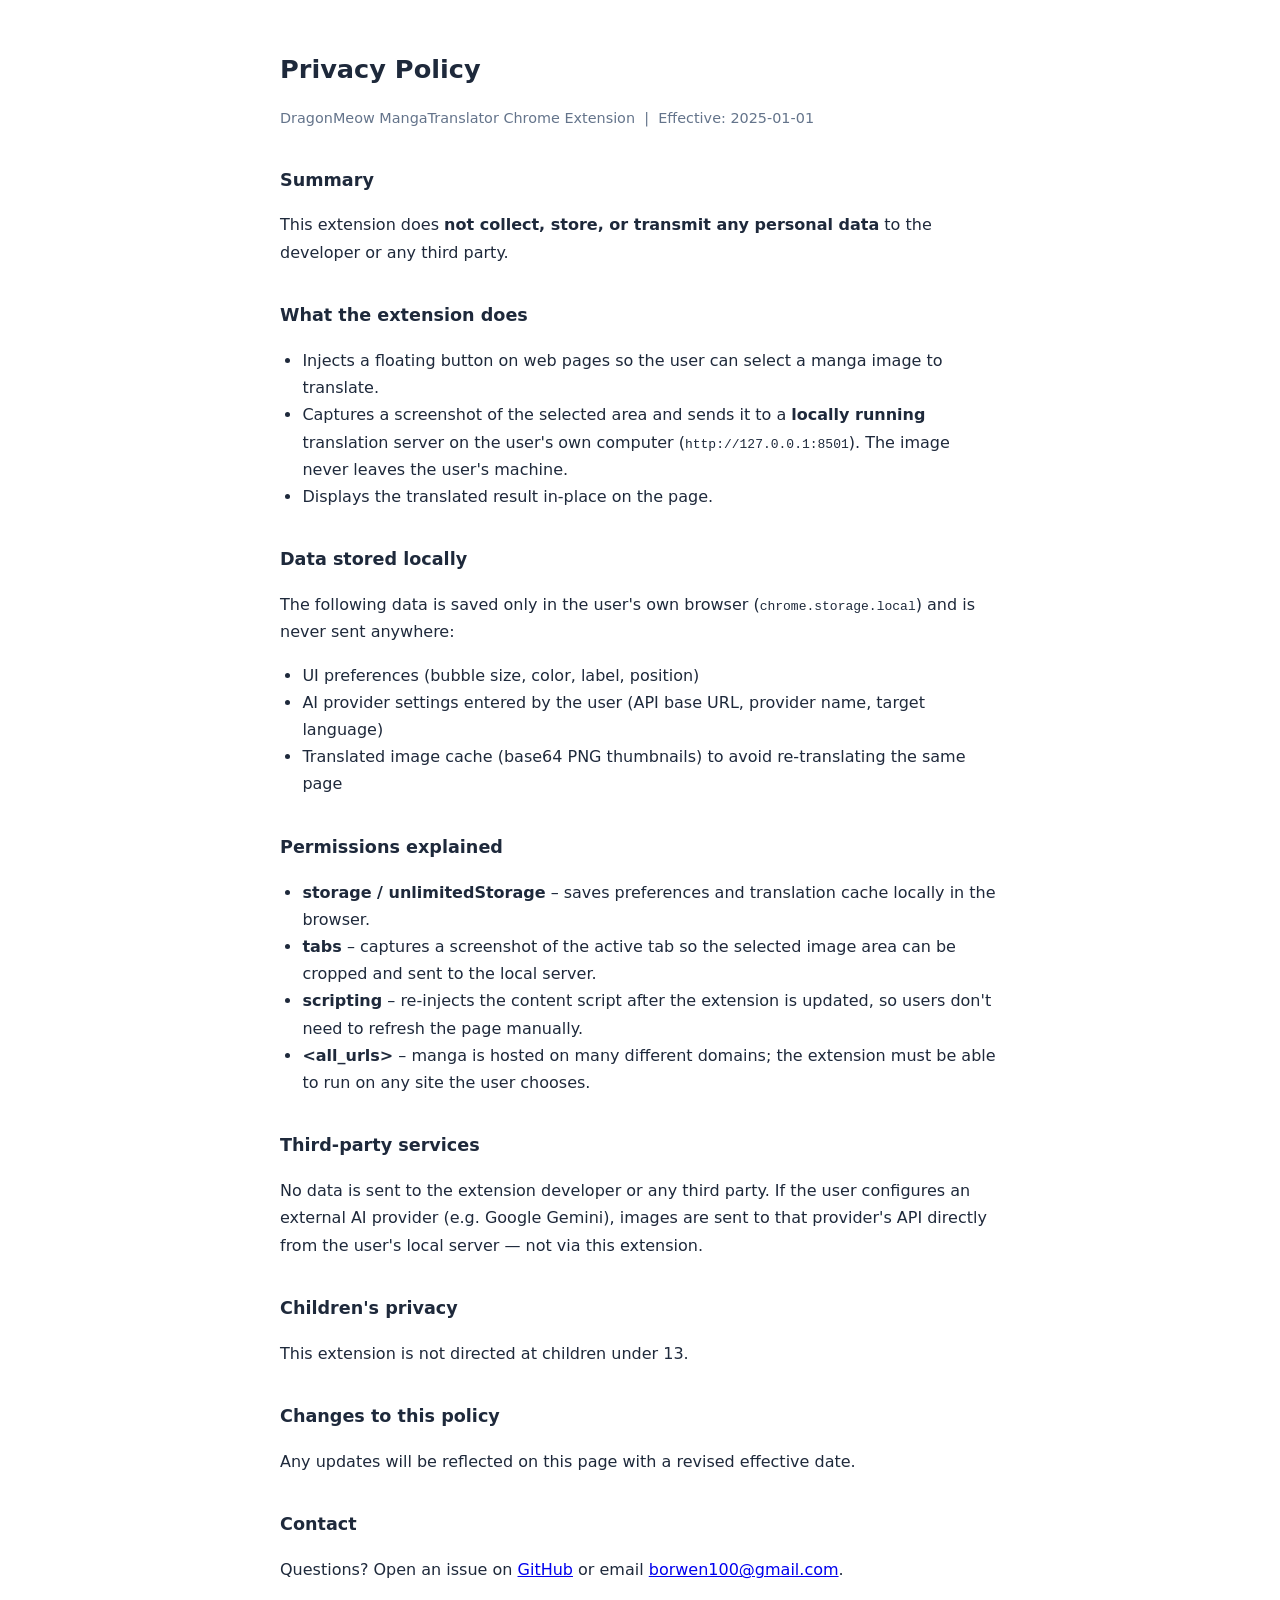
<file: docs/privacy-policy.html>
<!DOCTYPE html>
<html lang="en">
<head>
  <meta charset="utf-8">
  <meta name="viewport" content="width=device-width, initial-scale=1">
  <title>Privacy Policy – DragonMeow MangaTranslator</title>
  <style>
    body { max-width: 720px; margin: 48px auto; padding: 0 24px; font-family: system-ui, sans-serif; line-height: 1.7; color: #1e293b; }
    h1 { font-size: 1.6rem; margin-bottom: 4px; }
    h2 { font-size: 1.1rem; margin-top: 2em; }
    .date { color: #64748b; font-size: 0.9rem; margin-bottom: 2em; }
    ul { padding-left: 1.4em; }
  </style>
</head>
<body>

<h1>Privacy Policy</h1>
<p class="date">DragonMeow MangaTranslator Chrome Extension &nbsp;|&nbsp; Effective: 2025-01-01</p>

<h2>Summary</h2>
<p>
  This extension does <strong>not collect, store, or transmit any personal data</strong>
  to the developer or any third party.
</p>

<h2>What the extension does</h2>
<ul>
  <li>Injects a floating button on web pages so the user can select a manga image to translate.</li>
  <li>Captures a screenshot of the selected area and sends it to a
      <strong>locally running</strong> translation server on the user's own computer
      (<code>http://127.0.0.1:8501</code>). The image never leaves the user's machine.</li>
  <li>Displays the translated result in-place on the page.</li>
</ul>

<h2>Data stored locally</h2>
<p>
  The following data is saved only in the user's own browser
  (<code>chrome.storage.local</code>) and is never sent anywhere:
</p>
<ul>
  <li>UI preferences (bubble size, color, label, position)</li>
  <li>AI provider settings entered by the user (API base URL, provider name, target language)</li>
  <li>Translated image cache (base64 PNG thumbnails) to avoid re-translating the same page</li>
</ul>

<h2>Permissions explained</h2>
<ul>
  <li><strong>storage / unlimitedStorage</strong> – saves preferences and translation cache locally in the browser.</li>
  <li><strong>tabs</strong> – captures a screenshot of the active tab so the selected image area can be cropped and sent to the local server.</li>
  <li><strong>scripting</strong> – re-injects the content script after the extension is updated, so users don't need to refresh the page manually.</li>
  <li><strong>&lt;all_urls&gt;</strong> – manga is hosted on many different domains; the extension must be able to run on any site the user chooses.</li>
</ul>

<h2>Third-party services</h2>
<p>
  No data is sent to the extension developer or any third party.
  If the user configures an external AI provider (e.g. Google Gemini),
  images are sent to that provider's API directly from the user's
  local server — not via this extension.
</p>

<h2>Children's privacy</h2>
<p>This extension is not directed at children under 13.</p>

<h2>Changes to this policy</h2>
<p>Any updates will be reflected on this page with a revised effective date.</p>

<h2>Contact</h2>
<p>
  Questions? Open an issue on
  <a href="https://github.com/DragonMeowPC/DragonMeow-MangaTranslator">GitHub</a>
  or email <a href="mailto:borwen100@gmail.com">borwen100@gmail.com</a>.
</p>

</body>
</html>
</file>
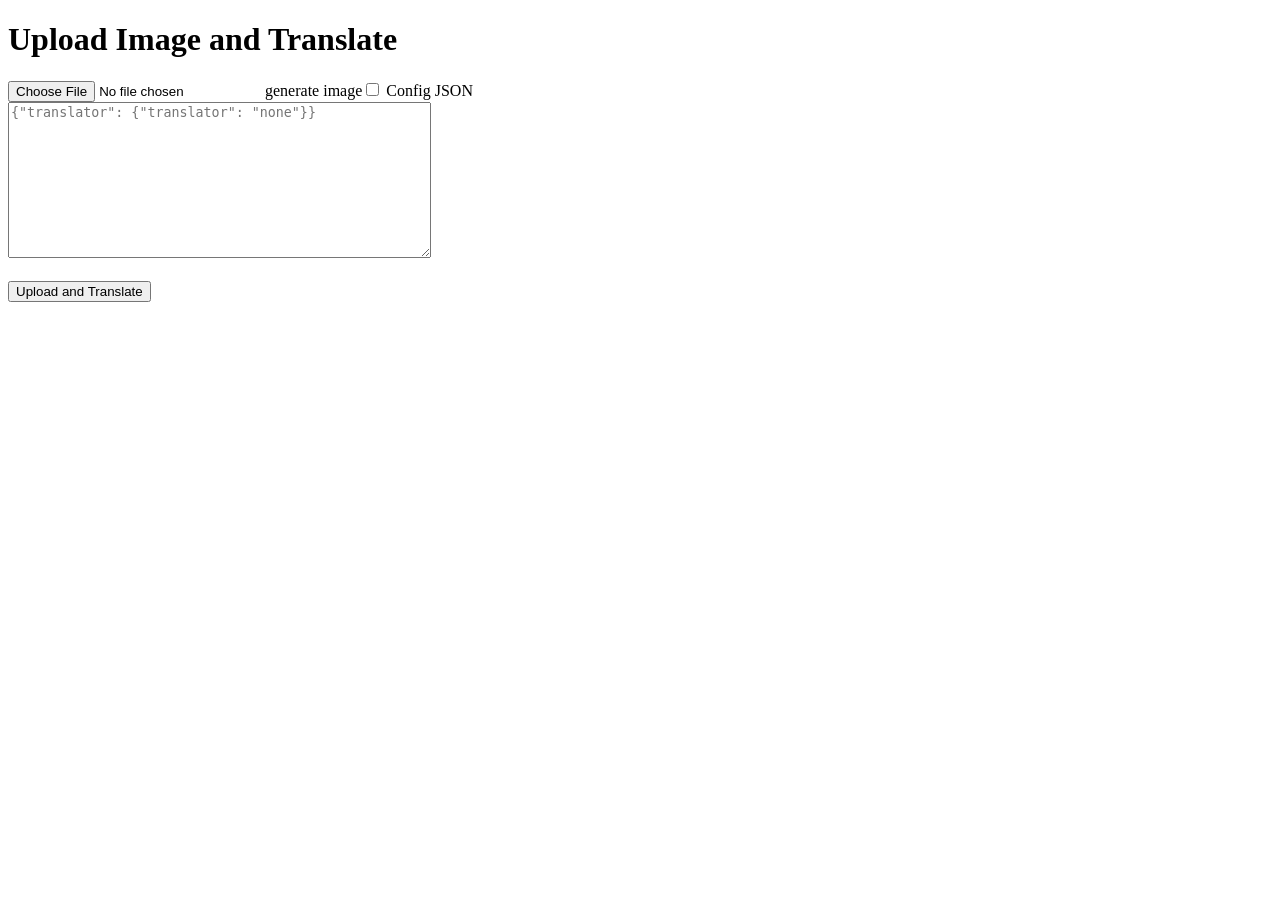
<file: server/manual.html>
<!DOCTYPE html>
<html lang="en">
<head>
    <meta charset="UTF-8">
    <meta name="viewport" content="width=device-width, initial-scale=1.0">
    <title>Image Upload and Translation</title>
    <style>
        .hidden {
            display: none;
            visibility: hidden;
        }
    </style>
</head>
<body>
    <h1>Upload Image and Translate</h1>
    <input type="file" id="fileInput" accept="image/*">
    <label for="generate-image">generate image</label><input type="checkbox" id="generate-image">
    <label for="config-json">Config JSON</label><br>
    <textarea id="config-json" rows="10" cols="50" placeholder='{"translator": {"translator": "none"}}'></textarea><br>
    <h3 id="error"></h3>
    <h3 id="status"></h3>
    <button id="submit-button" onclick="uploadAndTranslate()">Upload and Translate</button>
    <script>
        var gdata = null;
        function downloadFile() {
            download("text.json", gdata)
        }

        function download(filename, text) {
          let element = document.createElement('a');
          element.setAttribute('href', 'data:text/plain;charset=utf-8,' + encodeURIComponent(text));
          element.setAttribute('download', filename);

          element.style.display = 'none';
          document.body.appendChild(element);

          element.click();

          document.body.removeChild(element);
        }

        function download_bytes() {
            const url = URL.createObjectURL(gdata);
            const element = document.createElement('a');
            element.setAttribute('href', url);
            element.setAttribute('download', "image.png");
            element.style.display = 'none';
            document.body.appendChild(element);
            element.click();
            document.body.removeChild(element);
            URL.revokeObjectURL(url);
        }

        async function uploadAndTranslate() {
            const errorField = document.getElementById('error');
            const statusField = document.getElementById('status');
            let submitButton = document.getElementById("submit-button")
            const fileInput = document.getElementById('fileInput');
            const generateImage = document.getElementById('generate-image');
            const configField = document.getElementById('config-json');

            submitButton.classList.add("hidden");
            fileInput.classList.add("hidden");
            generateImage.classList.add("hidden");
            configField.classList.add("hidden");
            statusField.innerHTML = '';
            errorField.innerHTML = '';
            const file = fileInput.files[0];
            if (!file) {
                alert('Please select an image file.');
                return;
            }
            statusField.innerHTML = 'Uploading...';

            const formData = new FormData();
            formData.append('image', file);
            const text = configField.innerText;
            if (text.length > 2) {
                formData.append('config', text)
            }

            try {
                const response = await fetch( generateImage.checked ? '/translate/with-form/image/stream' : '/translate/with-form/json/stream', {
                    method: 'POST',
                    body: formData,
                    /*headers: {
                        'Content-Type': 'application/json'
                    },
                    body: JSON.stringify({
                        image: base64Image,
                        config: {
                            translator: {
                                target_lang: "ENG"
                            }
                        }
                    }) */
                });
                await process(response, statusField, errorField, generateImage.checked)
            } catch (error) {
                errorField.innerHTML = response.statusText;
            } finally {
                submitButton.classList.remove("hidden");
                fileInput.classList.remove("hidden");
                generateImage.classList.remove("hidden");
                configField.classList.remove("hidden");
            }
        }

        async function process(response, statusField, errorField, image) {
             if (response.ok) {
                    const reader = response.body.getReader();
                    const decoder = new TextDecoder('utf-8');
                    let buffer = new Uint8Array();
                    while (true) {
                        const { done, value } = await reader.read();
                        if (done) break;
                        const newBuffer = new Uint8Array(buffer.length + value.length);
                        newBuffer.set(buffer);
                        newBuffer.set(value, buffer.length);
                        buffer = newBuffer;
                        while (buffer.length >= 5) {
                            const dataSize = new DataView(buffer.buffer).getUint32(1, false);
                            const totalSize = 5 + dataSize;
                            if (buffer.length < totalSize) {
                                break;
                            }

                            const statusCode = buffer[0];
                            const data = buffer.slice(5, totalSize);

                            if(statusCode === 0) {
                                if(image) {
                                    gdata = new Blob([data], { type: 'application/octet-stream' });
                                    statusField.innerHTML = '<button onclick="download_bytes()">download data</button>';
                                }else {
                                    gdata = decoder.decode(data);
                                    statusField.innerHTML = '<button onclick="downloadFile()">download data</button>';
                                }
                            }else if(statusCode === 1) {
                            const parsed_data = decoder.decode(data);
                                statusField.innerHTML = `translation step ${parsed_data}`;
                            }else if(statusCode === 2) {
                                statusField.innerHTML = decoder.decode(data);
                                errorField.innerHTML = "";
                            }else if(statusCode === 3) {
                                const parsed_data = decoder.decode(data);
                                statusField.innerHTML = `in queue: ${parsed_data}`;
                            }else if(statusCode === 4) {
                                statusField.innerHTML = `started translation`;
                            }
                            buffer = buffer.slice(totalSize);
                        }
                    }

                } else {
                    errorField.innerHTML = response.statusText;
                }
        }
    </script>
</body>
</html>
</file>
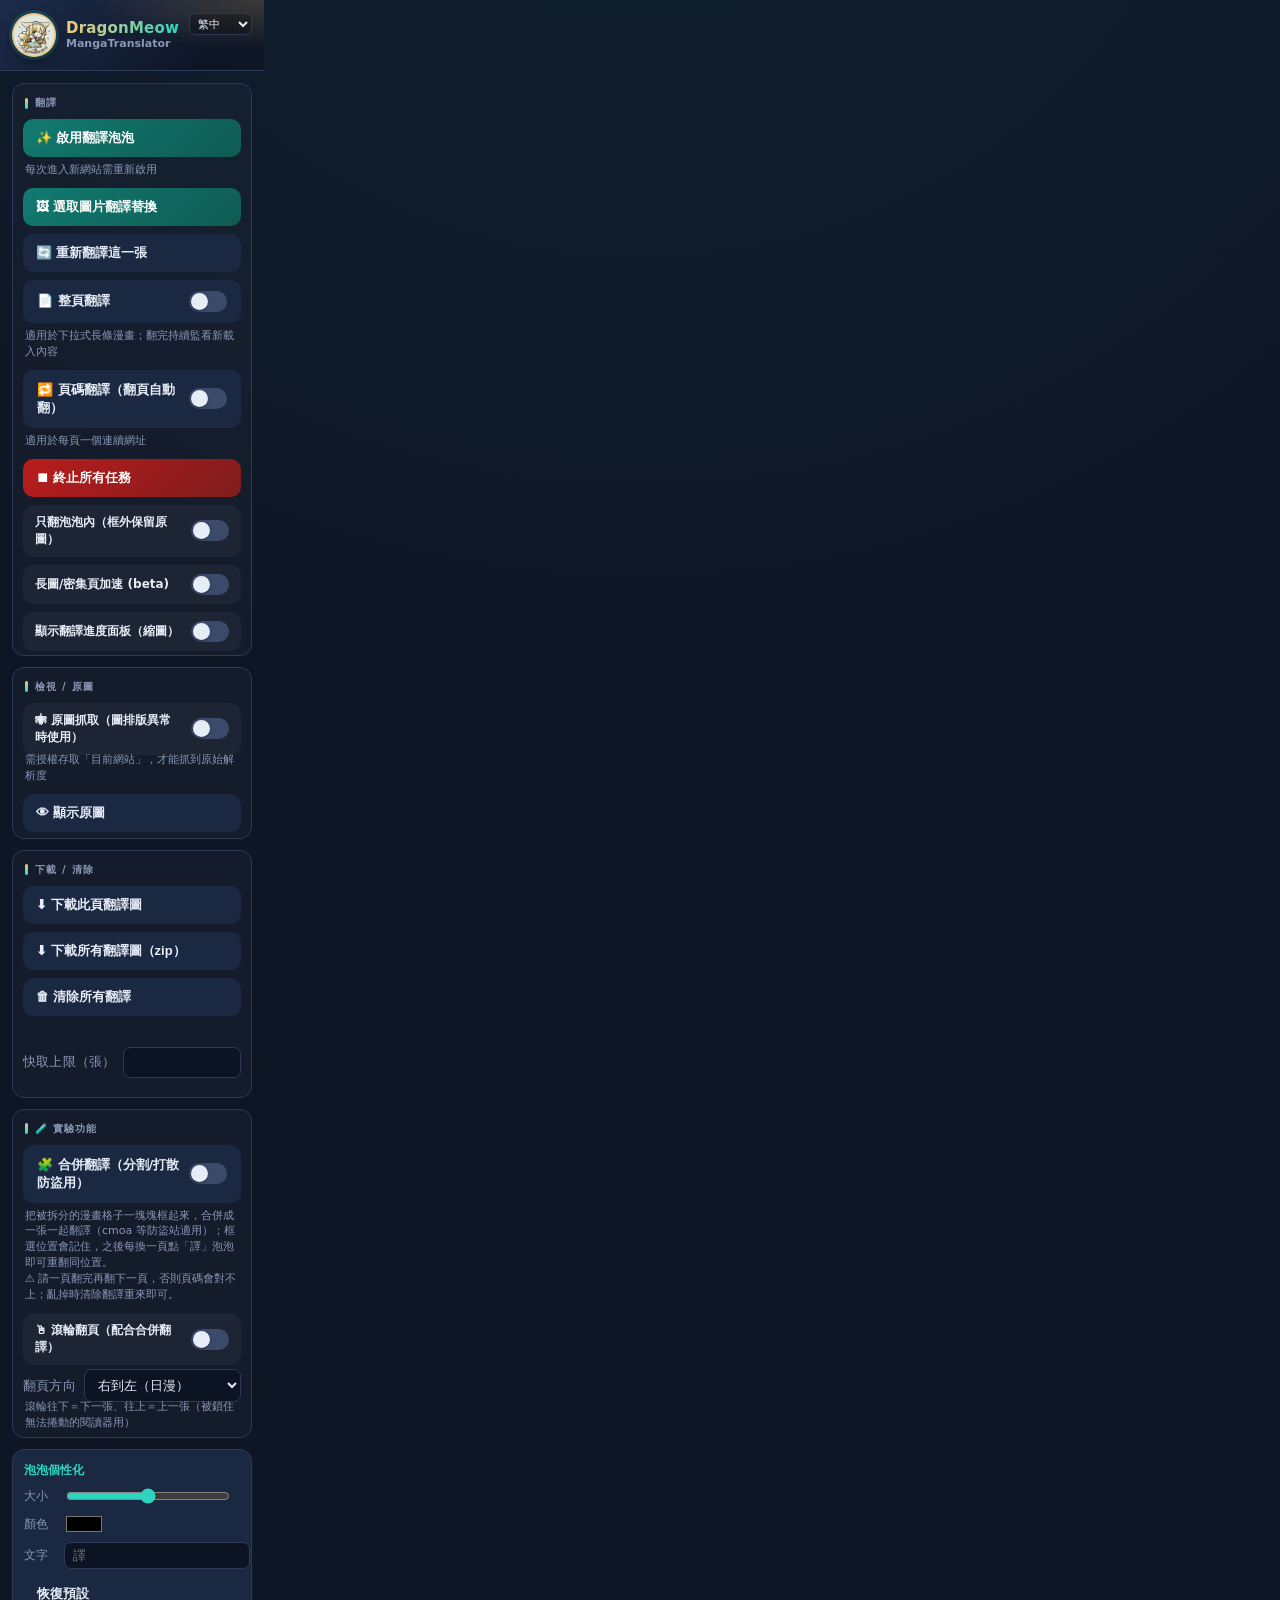
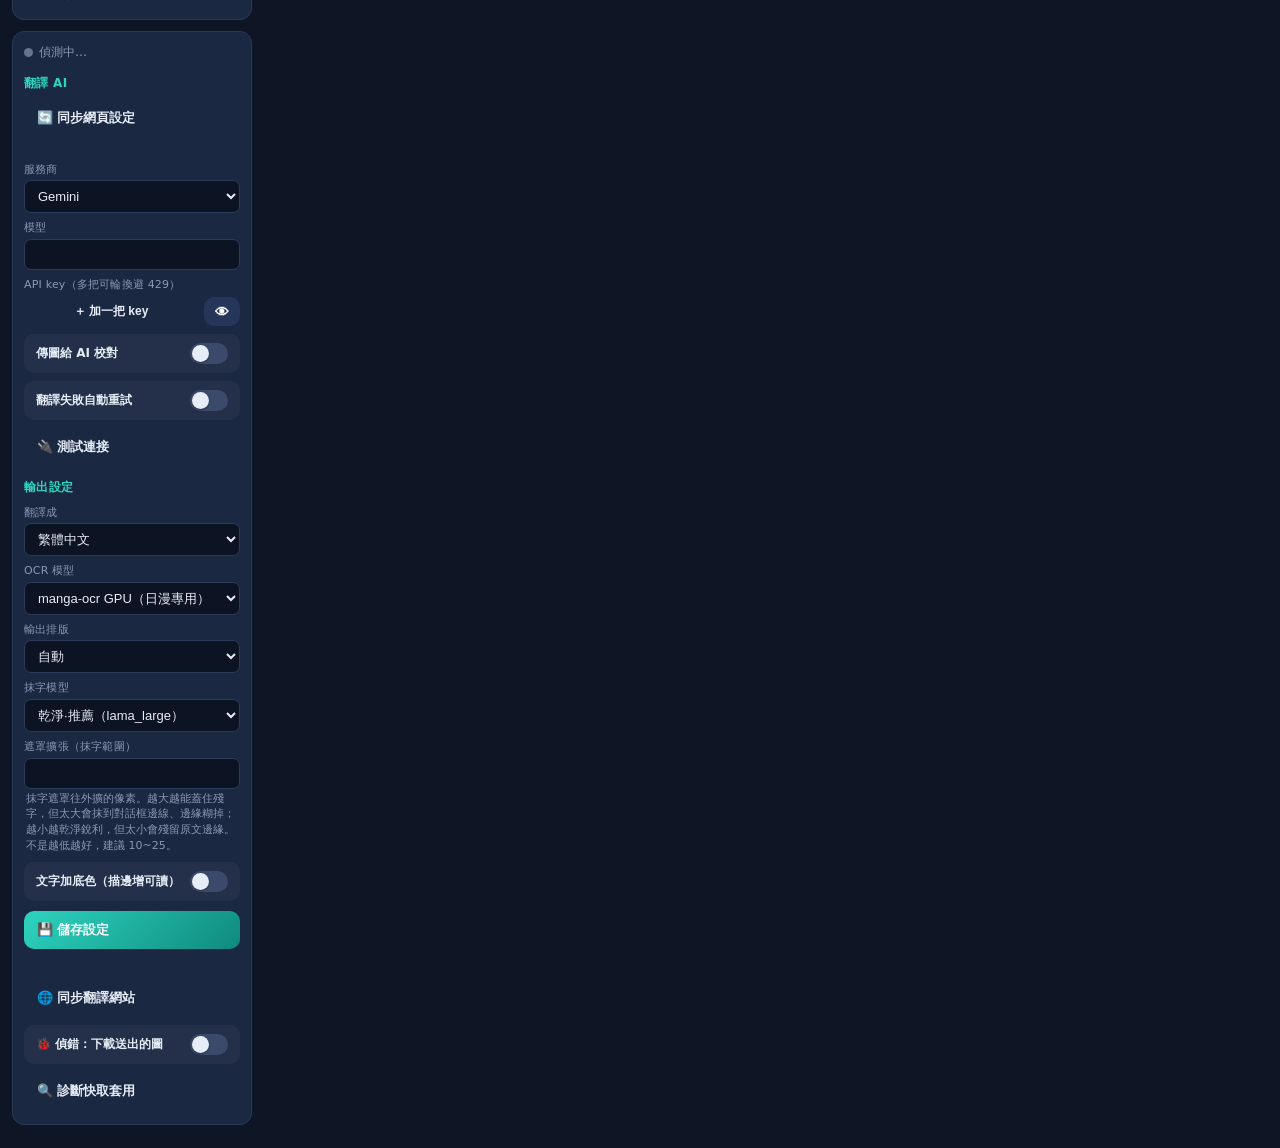
<file: browser-tools/chrome-extension/popup.html>
<!DOCTYPE html>
<html lang="zh-Hant">
<head>
<meta charset="utf-8">
<style>
  :root{
    --bg:#0e1626; --card:#1b2842; --card2:#26365a; --line:#2c3a5a;
    --text:#e6edf7; --muted:#8a98b5;
    --teal:#2dd4bf; --teal-d:#0f6f66; --gold:#f5c97b; --rose:#fb5e7e;
  }
  *{ box-sizing:border-box; }
  body{
    width:264px; margin:0; padding:12px;
    background:
      radial-gradient(140% 60% at 50% -10%, rgba(45,212,191,.06), transparent 60%),
      var(--bg);
    color:var(--text);
    font-family:system-ui,-apple-system,"Segoe UI","Noto Sans TC",sans-serif;
    font-size:13px;
  }

  /* ---- Hero header（吉祥物）---- */
  .hero{
    margin:-12px -12px 12px; padding:13px 12px;
    display:flex; align-items:center; gap:10px;
    background:
      radial-gradient(120% 130% at 100% 0%, rgba(245,201,123,.20), transparent 55%),
      linear-gradient(135deg,#1d2c4b,#0e1626 78%);
    border-bottom:1px solid var(--line);
  }
  .hero-logo{
    width:44px; height:44px; flex:none; border-radius:50%; object-fit:cover;
    border:2px solid rgba(245,201,123,.75);
    box-shadow:0 0 0 3px rgba(45,212,191,.16), 0 4px 12px rgba(0,0,0,.45);
    background:#cdd6c8;
  }
  .hero-text{ flex:1 1 auto; min-width:0; line-height:1.14; }
  .hero-title{
    font-size:15px; font-weight:900; letter-spacing:.2px;
    white-space:nowrap;
    background:linear-gradient(90deg,var(--gold),var(--teal));
    -webkit-background-clip:text; background-clip:text; color:transparent;
  }
  .hero-sub{ font-size:11px; font-weight:700; color:var(--muted); margin-top:1px; }
  select#lang-select{
    flex:none; align-self:flex-start;
    background:rgba(0,0,0,.28); color:var(--text);
    border:1px solid var(--line); border-radius:7px;
    font-size:11px; padding:3px 4px; cursor:pointer;
  }

  /* ---- 功能分組 ---- */
  .group{
    background:rgba(255,255,255,.022); border:1px solid var(--line);
    border-radius:12px; padding:11px 10px 4px; margin-bottom:11px;
  }
  .group-title{
    font-size:10px; font-weight:800; letter-spacing:1.2px; color:var(--muted);
    margin:1px 2px 9px; display:flex; align-items:center; gap:7px;
  }
  .group-title::before{
    content:""; width:3px; height:11px; border-radius:2px;
    background:linear-gradient(var(--gold),var(--teal));
  }
  .group > :last-child{ margin-bottom:2px; }

  /* ---- Buttons ---- */
  button{
    display:block; width:100%; margin-bottom:8px; padding:10px 13px;
    border:0; border-radius:10px; cursor:pointer; text-align:left;
    font-size:13px; font-weight:700; color:#fff;
    background:linear-gradient(135deg,#127a70,#0e5b53);
    transition:filter .12s, transform .06s;
  }
  button:hover{ filter:brightness(1.13); }
  button:active{ transform:translateY(1px); }
  button.on{ background:linear-gradient(135deg,var(--rose),#c8113f); }
  button.secondary{ background:var(--card); color:var(--text); font-weight:600; }
  button.secondary:hover{ background:var(--card2); filter:none; }
  button.danger{ background:linear-gradient(135deg,#b91c1c,#7f1d1d); color:#fff; }
  button.danger:hover{ filter:brightness(1.12); }

  .hint{ color:var(--muted); font-size:11px; margin:-3px 0 10px; padding:0 2px; line-height:1.45; }

  /* ---- Switch rows ---- */
  .switch-row{
    display:flex; align-items:center; justify-content:space-between; gap:8px;
    margin-bottom:8px; padding:10px 13px; border-radius:10px;
    background:var(--card); border:1px solid transparent; font-weight:700;
    cursor:pointer; user-select:none; transition:background .12s, border-color .12s;
  }
  .switch-row:hover{ background:var(--card2); }
  .switch-row.on{ border-color:rgba(45,212,191,.45); }
  .switch-row.locked{ opacity:.45; }
  .switch-row.locked .switch{ background:#3b4a6b !important; }
  .switch{ flex:none; width:38px; height:21px; border-radius:11px; background:#3b4a6b; position:relative; transition:background .15s; }
  .switch .knob{ position:absolute; top:2px; left:2px; width:17px; height:17px; border-radius:50%; background:#e6edf7; transition:left .15s; box-shadow:0 1px 2px rgba(0,0,0,.4); }
  .switch-row.on .switch{ background:var(--teal); }
  .switch-row.on .switch .knob{ left:19px; }
  .switch-row.small{ padding:8px 11px; font-weight:600; font-size:12px; margin:8px 0 0; background:rgba(255,255,255,.04); }
  .switch-row.small:hover{ background:rgba(255,255,255,.08); }

  /* ---- Rows / fields ---- */
  .row{ display:flex; align-items:center; gap:8px; margin-top:6px; }
  .row label{ width:32px; flex:none; color:var(--muted); letter-spacing:.2px; }
  .row input[type="range"]{ flex:1; accent-color:var(--teal); }
  .row input[type="color"]{ width:40px; height:24px; border:0; padding:0; background:none; cursor:pointer; }
  .row input[type="text"]{ flex:1; padding:5px 8px; border:1px solid var(--line); border-radius:7px; background:#0c1322; color:var(--text); font-size:13px; }
  .field{ width:100%; box-sizing:border-box; padding:7px 9px; border:1px solid var(--line); border-radius:7px; background:#0c1322; color:var(--text); font-size:13px; }
  .field:focus, .row input:focus{ outline:none; border-color:var(--teal); }
  .field-label{ color:var(--muted); font-size:11px; margin:6px 0 2px; letter-spacing:.2px; }
  .field-row{ display:flex; gap:6px; }
  .field-row .field{ flex:1; }
  .field-row .icon-btn{ flex:none; width:36px; margin:0; padding:0; background:var(--card2); font-size:14px; text-align:center; }

  /* ---- Settings / misc ---- */
  .settings{ margin:0 0 11px; padding:11px 11px 6px; border-radius:12px; background:var(--card); border:1px solid var(--line); line-height:1.6; font-size:12px; }
  .settings > b{ display:block; color:var(--teal); font-weight:800; margin:0 0 4px; }
  .err{ color:#fca5b5; margin-top:8px; font-size:12px; }
  .server-status{ display:flex; align-items:center; gap:6px; font-size:12px; margin-bottom:8px; color:var(--muted); }
  .dot{ display:inline-block; width:9px; height:9px; border-radius:50%; flex:none; }
  .dot-checking{ background:#64748b; }
  .dot-online{ background:#34d399; box-shadow:0 0 6px #34d399; }
  .dot-offline{ background:#fb7185; }
  .sec-title{ color:var(--teal); font-weight:800; font-size:12px; letter-spacing:.3px; margin:12px 0 5px; }
  #set-save{ margin-top:10px; background:linear-gradient(135deg,var(--teal),#0f8a7e); }
  #set-save:hover{ filter:brightness(1.1); }
  #set-status{ display:block; font-size:11px; color:var(--teal); margin-top:4px; min-height:14px; }
  .badge{
    display:inline-block; font-size:9px; font-weight:800;
    background:linear-gradient(135deg,var(--gold),#e0a23c); color:#3a2a06;
    border-radius:5px; padding:1px 5px; margin-left:5px; vertical-align:middle;
  }
</style>
</head>
<body>
  <div class="hero">
    <img class="hero-logo" src="icons/mascot.jpg" alt="DragonMeow">
    <div class="hero-text">
      <div class="hero-title">DragonMeow</div>
      <div class="hero-sub">MangaTranslator</div>
    </div>
    <select id="lang-select">
      <option value="zht">繁中</option>
      <option value="zhs">簡中</option>
      <option value="en">EN</option>
      <option value="ja">日本語</option>
    </select>
  </div>

  <div class="group">
    <div class="group-title" id="grp-translate">翻譯</div>
    <button id="enable-bubble"><span id="txt-enable">✨ 啟用翻譯泡泡</span></button>
    <div class="hint" id="txt-enable-hint">每次進入新網站需重新啟用</div>
    <button id="pick"><span id="txt-pick">🖼 選取圖片翻譯替換</span></button>
    <button id="clear-current" class="secondary"><span id="txt-clear-current">🔄 重新翻譯這一張</span></button>
    <div class="switch-row" id="page">
      <span id="txt-translate-page">📄 整頁翻譯</span>
      <span class="switch"><span class="knob"></span></span>
    </div>
    <div class="hint" id="txt-tp-hint">適用於下拉式長條漫畫；翻完持續監看新載入內容</div>
    <div class="switch-row" id="auto">
      <span id="txt-auto">🔁 頁碼翻譯（翻頁自動翻）</span>
      <span class="switch"><span class="knob"></span></span>
    </div>
    <div class="hint" id="txt-auto-hint">適用於每頁一個連續網址</div>
    <button id="terminate-all" class="danger"><span id="txt-terminate-all">⏹ 終止所有任務</span></button>
    <div class="hint" id="auto-lock-hint" style="display:none;color:#fca5a5">⚠ 需先開啟下方「🕷 原圖抓取」才能用頁碼翻譯（它要爬後面幾頁的圖）</div>
    <div id="prefetch-opts" style="display:none">
      <div class="switch-row small" id="pf-notify" style="margin-top:4px">
        <span id="txt-pf-notify">顯示翻譯進度</span>
        <span class="switch"><span class="knob"></span></span>
      </div>
    </div>
    <div class="switch-row small" id="set-onlybubbles" title="只翻譯對話框內；框外 SFX／旁白／誤偵測一律保留原圖。美術重的 webtoon 建議開。">
      <span id="txt-onlybubbles">只翻泡泡內（框外保留原圖）</span>
      <span class="switch"><span class="knob"></span></span>
    </div>
    <div class="switch-row small" id="set-parallelbands" title="長圖／密集頁時，把一頁文字分帶平行翻譯以縮短等待。實驗功能。">
      <span id="txt-parallelbands">長圖/密集頁加速 (beta)</span>
      <span class="switch"><span class="knob"></span></span>
    </div>
    <div class="switch-row small" id="set-queuepanel" title="整頁/頁碼翻譯時，頁面右下角顯示縮圖進度佇列（處理中/排隊中/完成），一看就知道進度。">
      <span id="txt-queuepanel">顯示翻譯進度面板（縮圖）</span>
      <span class="switch"><span class="knob"></span></span>
    </div>
  </div>

  <div class="group">
    <div class="group-title" id="grp-view">檢視 / 原圖</div>
    <div class="switch-row small" id="set-crawl" style="margin-top:0">
      <span id="txt-crawl">🕷 原圖抓取（圖排版異常時使用）</span>
      <span class="switch"><span class="knob"></span></span>
    </div>
    <div class="hint" id="txt-crawl-hint">需授權存取「目前網站」，才能抓到原始解析度</div>
    <button id="view" class="secondary"><span id="txt-view">👁 顯示原圖</span></button>
  </div>

  <div class="group">
    <div class="group-title" id="grp-output">下載 / 清除</div>
    <button id="download-current" class="secondary"><span id="txt-download-current">⬇ 下載此頁翻譯圖</span></button>
    <button id="download-all" class="secondary"><span id="txt-download-all">⬇ 下載所有翻譯圖（zip）</span></button>
    <button id="clear-all" class="secondary"><span id="txt-clear-all">🗑 清除所有翻譯</span></button>
    <div class="hint" id="cache-info">　</div>
    <div class="row" style="margin-top:4px">
      <label id="txt-cache-max" for="cache-max" style="width:auto;flex:none">快取上限（張）</label>
      <input id="cache-max" class="field" type="number" min="1" max="9999" step="1" style="flex:1">
    </div>
    <div class="hint" id="txt-hint">　</div>
  </div>

  <div class="group">
    <div class="group-title" id="grp-exp">🧪 實驗功能</div>
    <div class="switch-row" id="box-select">
      <span id="txt-box">🧩 合併翻譯（分割/打散防盜用）</span>
      <span class="switch"><span class="knob"></span></span>
    </div>
    <div class="hint" id="txt-box-hint">把被拆分的漫畫格子一塊塊框起來，合併成一張一起翻譯（cmoa 等防盜站適用）；框選位置會記住，之後每換一頁點「譯」泡泡即可重翻同位置。<br>⚠️ 請一頁翻完再翻下一頁，否則頁碼會對不上；亂掉時清除翻譯重來即可。</div>
    <div class="switch-row small" id="set-wheel">
      <span id="txt-wheel">🖱 滾輪翻頁（配合合併翻譯）</span>
      <span class="switch"><span class="knob"></span></span>
    </div>
    <div class="row" style="margin-top:4px">
      <label id="txt-wheel-dir" for="wheel-dir" style="width:auto;flex:none">翻頁方向</label>
      <select id="wheel-dir" class="field" style="flex:1">
        <option value="rtl">右到左（日漫）</option>
        <option value="ltr">左到右</option>
        <option value="vertical">上下</option>
      </select>
    </div>
    <div class="hint" id="txt-wheel-hint">滾輪往下＝下一張、往上＝上一張（被鎖住無法捲動的閱讀器用）</div>
  </div>

  <div class="settings">
    <b id="txt-bubble-title">泡泡個性化</b>
    <div class="row">
      <label for="bubble-size" id="txt-size">大小</label>
      <input type="range" id="bubble-size" min="28" max="96" step="2">
      <span id="bubble-size-value"></span>
    </div>
    <div class="row">
      <label for="bubble-color" id="txt-color">顏色</label>
      <input type="color" id="bubble-color">
    </div>
    <div class="row">
      <label for="bubble-label" id="txt-text">文字</label>
      <input type="text" id="bubble-label" maxlength="4" placeholder="譯">
    </div>
    <button id="bubble-reset" class="secondary" style="margin:6px 0 0">恢復預設</button>
  </div>
  <div class="settings" id="settings">
    <div id="server-status" class="server-status">
      <span id="server-dot" class="dot dot-checking"></span>
      <span id="server-label">偵測中…</span>
    </div>

    <div class="sec-title" id="txt-sec-ai">翻譯 AI</div>
    <button id="sync-web" class="secondary" style="margin:0 0 4px"><span id="txt-sync-web">🔄 同步網頁設定</span></button>
    <span id="sync-web-status" style="display:block;font-size:11px;color:#5eead4;min-height:14px;margin-bottom:4px"></span>
    <div class="field-label" id="txt-provider">服務商</div>
    <select class="field" id="set-provider">
      <option value="gemini">Gemini</option>
      <option value="openai">ChatGPT (OpenAI)</option>
      <option value="claude">Claude (Anthropic)</option>
      <option value="grok">Grok (xAI)</option>
      <option value="deepseek">DeepSeek</option>
      <option value="qwen">Qwen (通義千問)</option>
      <option value="kimi">Kimi (Moonshot)</option>
      <option value="glm">GLM (智譜)</option>
      <option value="mistral">Mistral</option>
      <option value="groq">Groq</option>
      <option value="openrouter">OpenRouter</option>
      <option value="custom">自訂 (OpenAI 相容)</option>
    </select>

    <div class="field-label" id="txt-model">模型</div>
    <input class="field" id="set-model" type="text" autocomplete="off">

    <div class="field-label" id="txt-apikey">API key（多把可輪換避 429）</div>
    <div id="apikey-rows"></div>
    <div class="field-row" style="margin-top:4px">
      <button id="apikey-add" class="secondary" type="button" style="flex:1;margin:0;padding:6px;font-size:12px;text-align:center">＋ 加一把 key</button>
      <button class="icon-btn" id="set-apikey-eye" type="button">👁</button>
    </div>

    <div class="field-label" id="txt-baseurl" style="display:none">Base URL</div>
    <input class="field" id="set-baseurl" type="text" autocomplete="off" style="display:none">

    <div class="switch-row small" id="set-sendimage">
      <span id="txt-sendimage">傳圖給 AI 校對</span>
      <span class="switch"><span class="knob"></span></span>
    </div>
    <div class="switch-row small" id="set-retry">
      <span id="txt-retry">翻譯失敗自動重試</span>
      <span class="switch"><span class="knob"></span></span>
    </div>
    <button id="test-conn" class="secondary" style="margin-top:8px"><span id="txt-test">🔌 測試連接</span></button>
    <span id="test-status"></span>

    <div class="sec-title" id="txt-sec-out">輸出設定</div>
    <div class="field-label" id="txt-targetlang">翻譯成</div>
    <select class="field" id="set-lang">
      <option value="CHT">繁體中文</option>
      <option value="CHS">简体中文</option>
      <option value="ENG">English</option>
      <option value="JPN">日本語</option>
    </select>

    <div class="field-label" id="txt-ocr">OCR 模型</div>
    <select class="field" id="set-ocr">
      <option value="mocr/gpu">manga-ocr GPU（日漫專用）</option>
      <option value="mocr/cpu">manga-ocr CPU（日漫專用）</option>
      <option value="paddle/auto/gpu">PaddleOCR 自動（中/日/英/韓 GPU）</option>
      <option value="paddle/korean/gpu">PaddleOCR 한국어 / 韓文 (GPU)</option>
      <option value="paddle/ch/gpu">PaddleOCR 中文 (GPU)</option>
      <option value="paddle/japan/gpu">PaddleOCR 日本語 (GPU)</option>
      <option value="paddle/auto/cpu">PaddleOCR 自動（中/日/英/韓 CPU）</option>
    </select>

    <div class="field-label" id="txt-dir">輸出排版</div>
    <select class="field" id="set-dir">
      <option value="auto">自動</option>
      <option value="horizontal">橫式</option>
      <option value="vertical">直式</option>
    </select>

    <div class="field-label" id="txt-inpaint">抹字模型</div>
    <select class="field" id="set-inpaint">
      <option value="lama_large">乾淨·推薦（lama_large）</option>
      <option value="lama_mpe">舊版省顯存（lama_mpe，平塗泡泡較糊）</option>
    </select>

    <div class="field-label" id="txt-maskdilation">遮罩擴張（抹字範圍）</div>
    <input class="field" id="set-maskdilation" type="number" min="0" max="60" step="2">
    <div class="hint" id="txt-maskdilation-hint" style="margin:2px 0 6px">抹字遮罩往外擴的像素。越大越能蓋住殘字，但太大會抹到對話框邊線、邊緣糊掉；越小越乾淨銳利，但太小會殘留原文邊緣。不是越低越好，建議 10~25。</div>

    <div class="switch-row small" id="set-fontborder" title="開啟後譯文加上對比描邊底色，壓在畫面/雜背景上較好讀；乾淨白底泡泡可關。">
      <span id="txt-fontborder">文字加底色（描邊增可讀）</span>
      <span class="switch"><span class="knob"></span></span>
    </div>

    <button id="set-save"><span id="txt-save">💾 儲存設定</span></button>
    <span id="set-status"></span>
    <button id="open-web" class="secondary" style="margin-top:8px"><span id="txt-open-web">🌐 同步翻譯網站</span></button>
    <div class="switch-row small" id="set-debug" style="margin-top:8px">
      <span id="txt-debug">🐞 偵錯：下載送出的圖</span>
      <span class="switch"><span class="knob"></span></span>
    </div>
    <button id="diagnose-cache" class="secondary" style="margin-top:8px"><span id="txt-diagnose">🔍 診斷快取套用</span></button>
  </div>
  <div class="err" id="err"></div>
  <script src="popup.js"></script>
</body>
</html>
</file>
